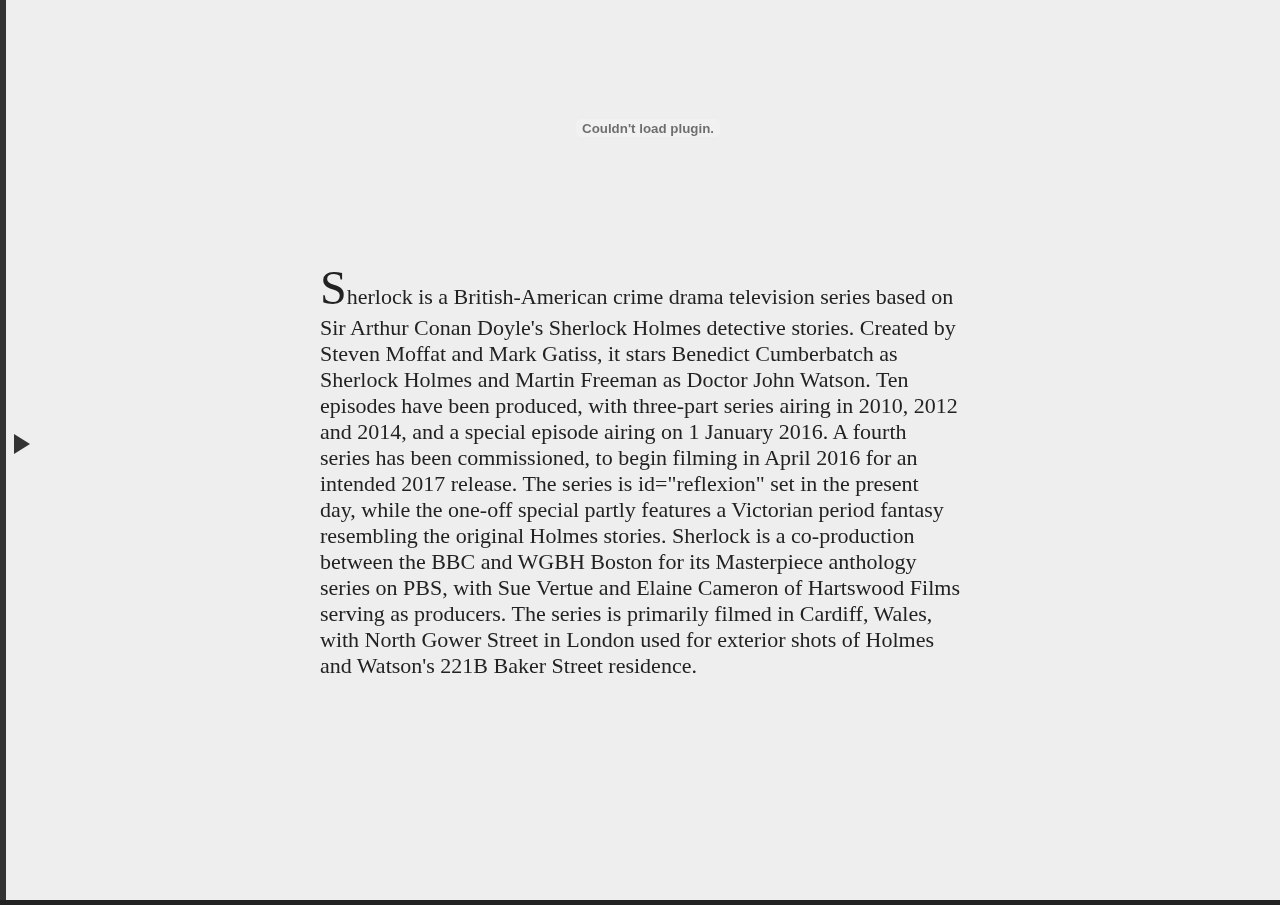
<file: index.html>
<!doctype html>
<html lang="en">
<head>
    <meta charset="utf-8">
    <title>夏洛克</title>
    <link rel="stylesheet" href="css/cusNav.css">
    <style>
        .dynamicBackground {
            position: absolute;
            left: 0px;
            top: 0px;
            z-index: 1;
        }

        .headline {
            position: absolute;
            z-index: 2;
        }

        .subTitle {
            animation: mymove 3s infinite;
            animation-direction: alternate;
            position: absolute;
            z-index: 2;
            width: 50%;
            top: 260px;
            font-size: 22px;
        }

        @keyframes mymove {
            from {
                text-shadow: 2px 3px 2px #ccc;
                color: white;
                opacity: 1.0
            }
            to {
                text-shadow: -1px 6px 3px #000;
                color: black;
                opacity: 0.4
            }
        }

    </style>
</head>
<body>
<!-- 导航代码部分begin -->
<div class="meny">
    <h2>More Experiments</h2>
    <ul>
        <li><a href="#">Avgrund</a></li>
        <li><a href="#">Radar</a></li>
        <li><a href="#">forkit.js</a></li>
        <li><a href="#">stroll.js</a></li>
        <li><a href="#">zoom.js</a></li>
        <li><a href="#">reveal.js</a></li>
        <li><a href="#">Sinuous for iOS</a></li>
        <li><a href="#">DOM Tree</a></li>
        <li><a href="#">Holobox</a></li>
        <li><a href="#">404</a></li>
    </ul>
</div>
<div class="meny-arrow"></div>
<div class="contents">
    <!--动画标题-->
    <iframe src="1_SparkR.htm" width="320px" height="240px" scrolling="no" frameborder="no" allowTransparency="true"
            class="headline"></iframe>

    <!--动态背景-->
    <iframe src="dynamicBackground.html" width="100%" height="100%" scrolling="no" frameborder="no"
            class="dynamicBackground"></iframe>

    <!--副标题-->
    <div class="subTitle">
        <font size="30" face="Old London">S</font><font face="Giddyup Std">herlock is a British-American crime drama
        television series based on Sir Arthur Conan Doyle's Sherlock Holmes
        detective stories. Created by Steven Moffat and Mark Gatiss, it stars Benedict Cumberbatch as Sherlock Holmes
        and
        Martin Freeman as Doctor John Watson. Ten episodes have been produced, with three-part series airing in 2010,
        2012
        and 2014, and a special episode airing on 1 January 2016. A fourth series has been commissioned, to begin
        filming in
        April 2016 for an intended 2017 release. The series is id="reflexion" set in the present day, while the one-off special partly
        features a Victorian period fantasy resembling the original Holmes stories. Sherlock is a co-production between
        the
        BBC and WGBH Boston for its Masterpiece anthology series on PBS, with Sue Vertue and Elaine Cameron of Hartswood
        Films serving as producers. The series is primarily filmed in Cardiff, Wales, with North Gower Street in London
        used
        for exterior shots of Holmes and Watson's 221B Baker Street residence.
    </font>
    </div>


    <!--加载相册-->
    <!--<iframe src="album.html" width="100%" height="100%" scrolling="no" frameborder="no"></iframe>-->


</div>
<!--导航代码结束-->

<script src="js/jquery-1.11.3.min.js"></script>

<!--导航js部分开始-->
<script src="js/meny.js"></script>
<script>
    var meny = Meny.create({
        // The element that will be animated in from off screen
        menuElement: document.querySelector('.meny'),

        // The contents that gets pushed aside while Meny is active
        contentsElement: document.querySelector('.contents'),

        // [optional] The alignment of the menu (top/right/bottom/left)
        position: Meny.getQuery().p || 'left',

        // [optional] The height of the menu (when using top/bottom position)
        height: 200,

        // [optional] The width of the menu (when using left/right position)
        width: 260,

        // [optional] Distance from mouse (in pixels) when menu should open
        threshold: 40,

        // [optional] Use mouse movement to automatically open/close
        mouse: true,

        // [optional] Use touch swipe events to open/close
        touch: true
    });

    if (Meny.getQuery().u && Meny.getQuery().u.match(/^http/gi)) {
        var contents = document.querySelector('.contents');
        contents.style.padding = '0px';
        contents.innerHTML = '<div class="cover"></div><iframe src="' + Meny.getQuery().u + '" style="width: 100%; height: 100%; border: 0; position: absolute;"></iframe>';
    }
</script>
<!-- 导航js部分结束 -->

<script>
    window.onresize = function () {
        putThisCenter('.headline');
        putThisCenter('.subTitle');
    }

    function putThisCenter(Element) {
        //    居中
        var pageTitlewidth = $(Element).width();
        var bodyWidth = $('body').width();
        $(Element).css('left', bodyWidth * 0.5 - pageTitlewidth / 2);
    }

    putThisCenter('.headline');
    putThisCenter('.subTitle');

</script>

</body>
</html>
</file>
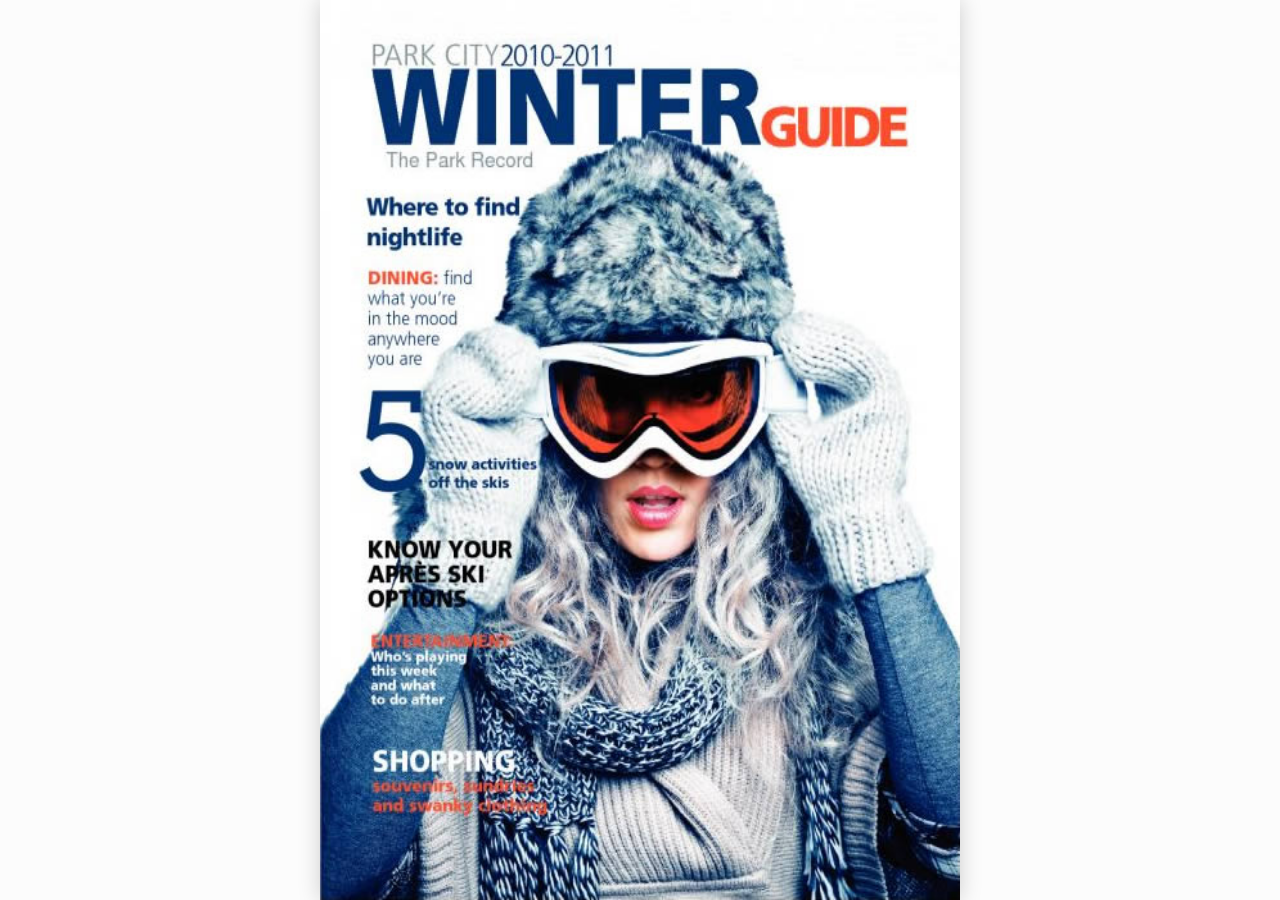
<file: drama.html>
<!doctype html>
<!--[if lt IE 7 ]> <html lang="en" class="ie6"> <![endif]-->
<!--[if IE 7 ]>    <html lang="en" class="ie7"> <![endif]-->
<!--[if IE 8 ]>    <html lang="en" class="ie8"> <![endif]-->
<!--[if IE 9 ]>    <html lang="en" class="ie9"> <![endif]-->
<!--[if !IE]><!--> <html lang="en"> <!--<![endif]-->
<head>
    <meta name="viewport" content="width = 1050, user-scalable = no" />
    <script type="text/javascript" src="js/jquery-1.11.3.min.js"></script>
    <script type="text/javascript" src="js/modernizr.2.5.3.min.js"></script>
</head>
<body>

<div class="flipbook-viewport">
    <div class="container">
        <div class="flipbook">
            <div style="background-image:url(images/pages/1.jpg)"></div>
            <div style="background-image:url(images/pages/2.jpg)"></div>
            <div style="background-image:url(images/pages/3.jpg)"></div>
            <div style="background-image:url(images/pages/4.jpg)"></div>
            <div style="background-image:url(images/pages/5.jpg)"></div>
            <div style="background-image:url(images/pages/6.jpg)"></div>
            <div style="background-image:url(images/pages/7.jpg)"></div>
            <div style="background-image:url(images/pages/8.jpg)"></div>
            <div style="background-image:url(images/pages/9.jpg)"></div>
            <div style="background-image:url(images/pages/10.jpg)"></div>
            <div style="background-image:url(images/pages/11.jpg)"></div>
            <div style="background-image:url(images/pages/12.jpg)"></div>
        </div>
    </div>
</div>


<script type="text/javascript">

    function loadApp() {

        // Create the flipbook

        var windowWidth = $(window).width();
        var windowHeight = $(window).height();
        $('.flipbook').turn({
            // Width

            width:windowWidth,

            // Height

            height:windowHeight,

            // Elevation

            elevation: 50,

            // Enable gradients

            gradients: true,

            // Auto center this flipbook

            autoCenter: true

        });
    }

    // Load the HTML4 version if there's not CSS transform

    yepnope({
        test : Modernizr.csstransforms,
        yep: ['js/turn.js'],
        nope: ['js/turn.html4.min.js'],
        both: ['css/basic.css'],
        complete: loadApp
    });

</script>

</body>
</html>
</file>
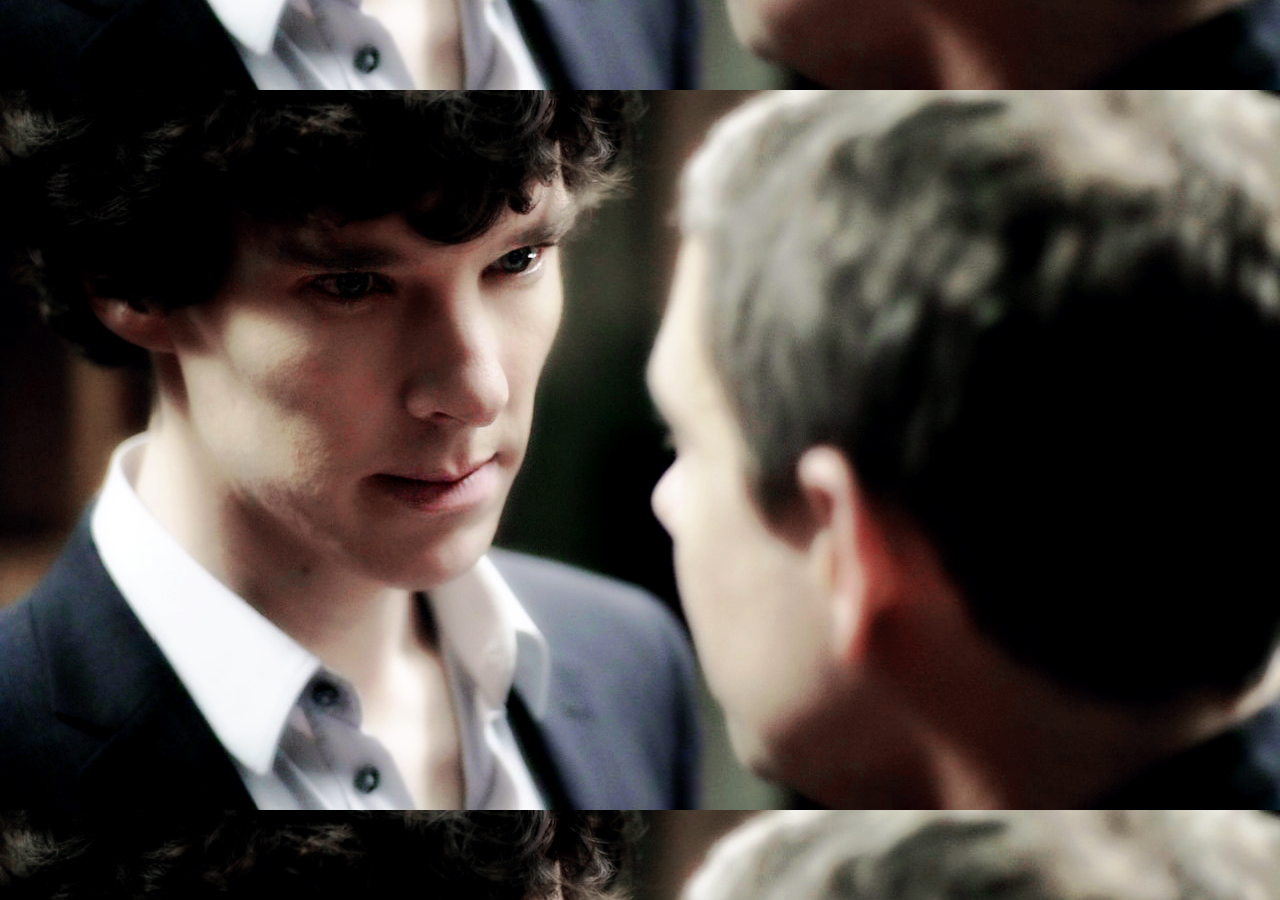
<file: dynamicBackground.html>
<!DOCTYPE html>
<html>
<head>
    <meta charset="utf-8"/>
    <title></title>
    <style id="css">
        * {
            margin: 0;
            padding: 0;
        }

        #picUl {
            list-style: none;
        }

        #picUl li {
            position: relative;
            -webkit-transform-style: preserve-3d;
            float: left;
        }

        li span {
            position: absolute;
        }

        li span:nth-child(3) {
            -webkit-transform-origin: bottom;
        }

        li span:nth-child(4) {
            -webkit-transform-origin: top;
        }

        #picUl .s1 {
            background: url(images/back1.jpg);
        }

        #picUl .s2 {
            background: url(images/back2.jpg);
        }

        #picUl .s3 {
            background: url(images/back3.jpg);
        }

        #picUl .s4 {
            background: url(images/back4.jpg);
        }
    </style>
</head>
<body>
<!-- 代码部分begin -->

    <ul id="picUl">
    </ul>

<script src="js/jquery-1.11.3.min.js"></script>
<script src="js/jquery.timers.js"></script>
<script>
    var windowHeight =$(window).height();
    var windowWidth =$(window).width();
    function play(x) {
        var imgWidth = windowWidth;
        var lWid = imgWidth / x;
        var uHtml = "", tCss = "", pCss = "", z = 0;
        for (var i = 0; i < x; i++) {
            if (i > x / 2) {
                z--
            } else {
                z++
            }
            ;
            uHtml += '<li><span class="s1"></span><span class="s2"></span><span class="s3"></span><span class="s4"></span><span class="s5"></span><span class="s6"></span></li>';
            tCss += 'li:nth-child(' + (i + 1) + '){-webkit-transition:1s ' + (i * 0.08) + 's all;z-index:' + z + ';}#picUl li:nth-child(' + (i + 1) + ') span{background-position:' + (-lWid * i) + 'px;}';
        }
        $("#css").append("#picUl li{width:" + lWid + "px;}li span{width:" + lWid + "px;}" + tCss);
        $("#picUl").append(uHtml);
    }
    ;

    play(25);
    var i = 0;
    $("#picUl").everyTime('4s', function () {
        var a = new Array(0, 1, 2, 3);
        i++;
        if (i > 3)i = 0;
        var b = -a[i] * 90 + 'deg'
        $("#picUl li").css("-webkit-transform", "translateZ(-360px) rotateX(" + b + ")")
    });

    $(window).resize(function(){
        windowHeight =$(window).height();
        windowWidth =$(window).width();
        resetStyle();
        window.location.reload();
    });

    function resetStyle(){
        $('.s1').css('background-size',windowWidth,windowHeight);
        $('.s2').css('background-size',windowWidth,windowHeight);
        $('.s3').css('background-size',windowWidth,windowHeight);
        $('.s4').css('background-size',windowWidth,windowHeight);
        $('#picUI').css('-webkit-perspective', windowWidth + 'px');
    $('#picUl li').css({'height':windowHeight + 'px','-webkit-transform':'translateZ(' + -(windowHeight/2) + 'px)'});
    $('li span').css({'height':windowHeight + 'px'});
    $('li span:nth-child(1)').css('-webkit-transform','translateZ(' + (windowHeight/2) + 'px)');
    $('li span:nth-child(2)').css('-webkit-transform','translateZ(' + -(windowHeight/2) + 'px) rotateX(180deg)');
    $('li span:nth-child(3)').css('-webkit-transform','translateZ(' + (windowHeight/2) + 'px) rotateX(90deg)');
    $('li span:nth-child(3)').css('top',-windowHeight + 'px');
    $('li span:nth-child(4)').css('-webkit-transform','translateZ(' + (windowHeight/2) + 'px) rotateX(-90deg)');
    $('li span:nth-child(4)').css('top', windowHeight + 'px');
    }

    resetStyle();
</script>
<!-- 代码部分end -->
</body>
</html>
</file>
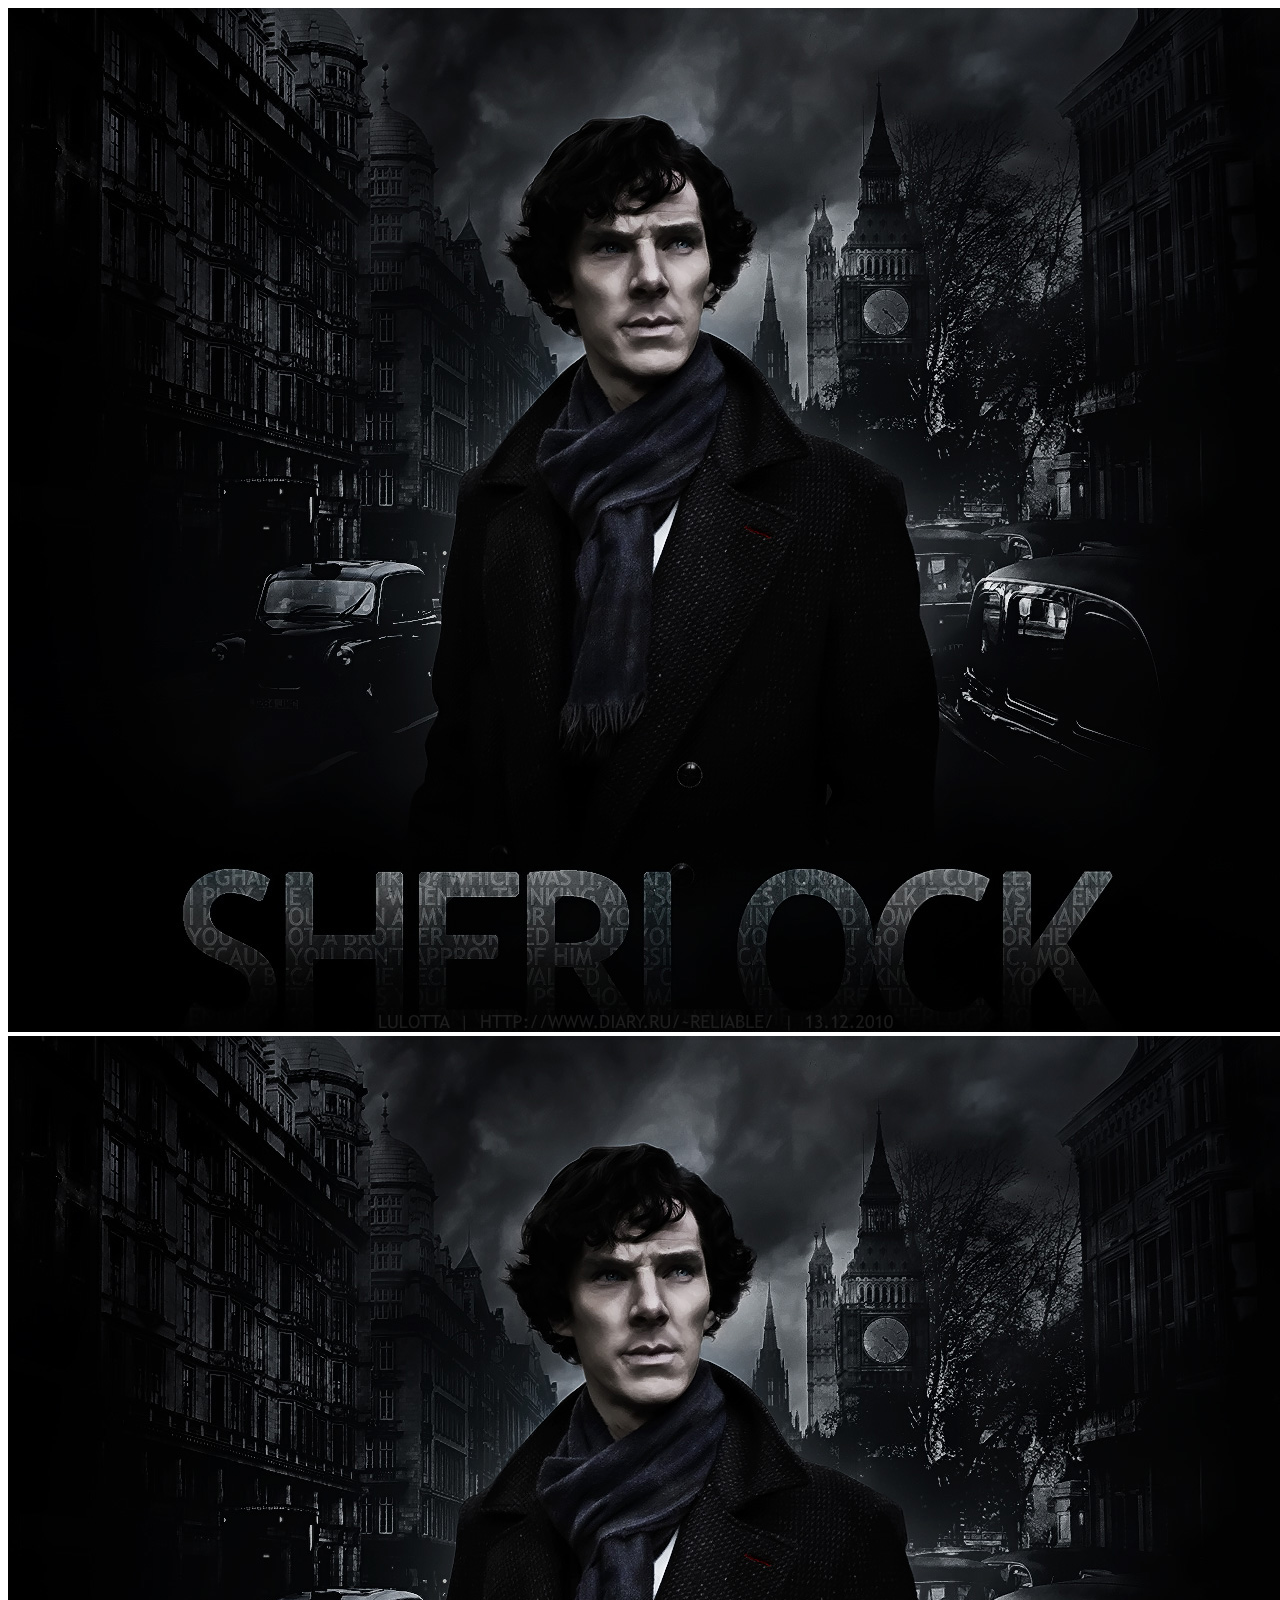
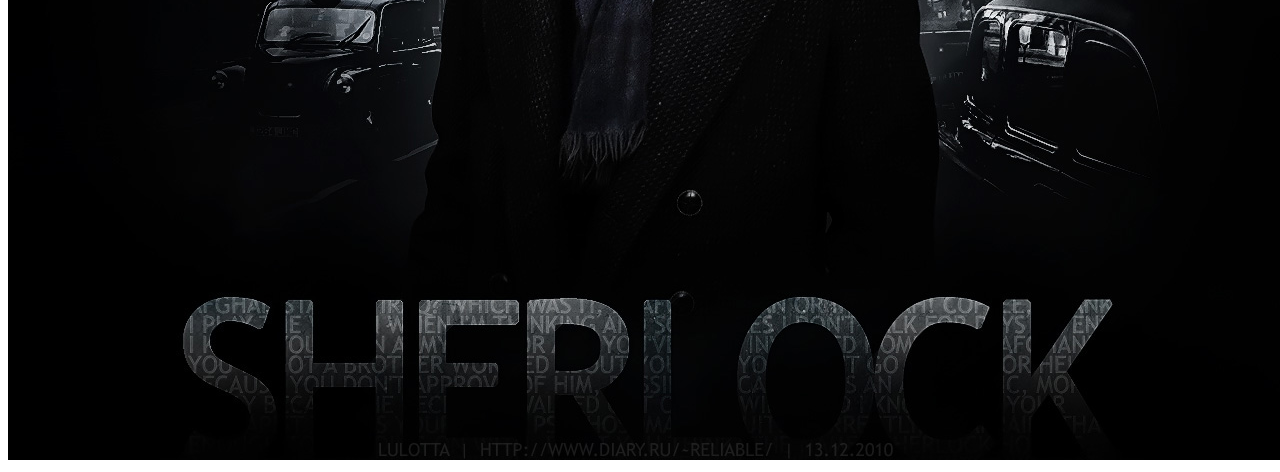
<file: html2.html>
<!DOCTYPE html>
<html lang="en">
<head>
    <meta charset="UTF-8">
    <title>Title</title>
    <style>

    </style>
</head>
<body>
<img src="images/back4.jpg" id="img1">

<div id="div1"></div>

<script src="js/jquery-1.11.3.min.js"></script>
<script>
    var img = new Image(); //创建一个Image对象，实现图片的预下载
    img.src = "images/back4.jpg";


    var canvas1  = $("<canvas width=" + img.width + " height=" + img.height + "></canvas>");

    alert(img.width)
    var ctx = canvas1[0].getContext("2d");
    img.onload = function () {
        ctx.drawImage(img, 0, 0,img.width,img.height);
    }

    $('#div1').append(canvas1);

</script>
</body>
</html>
</file>
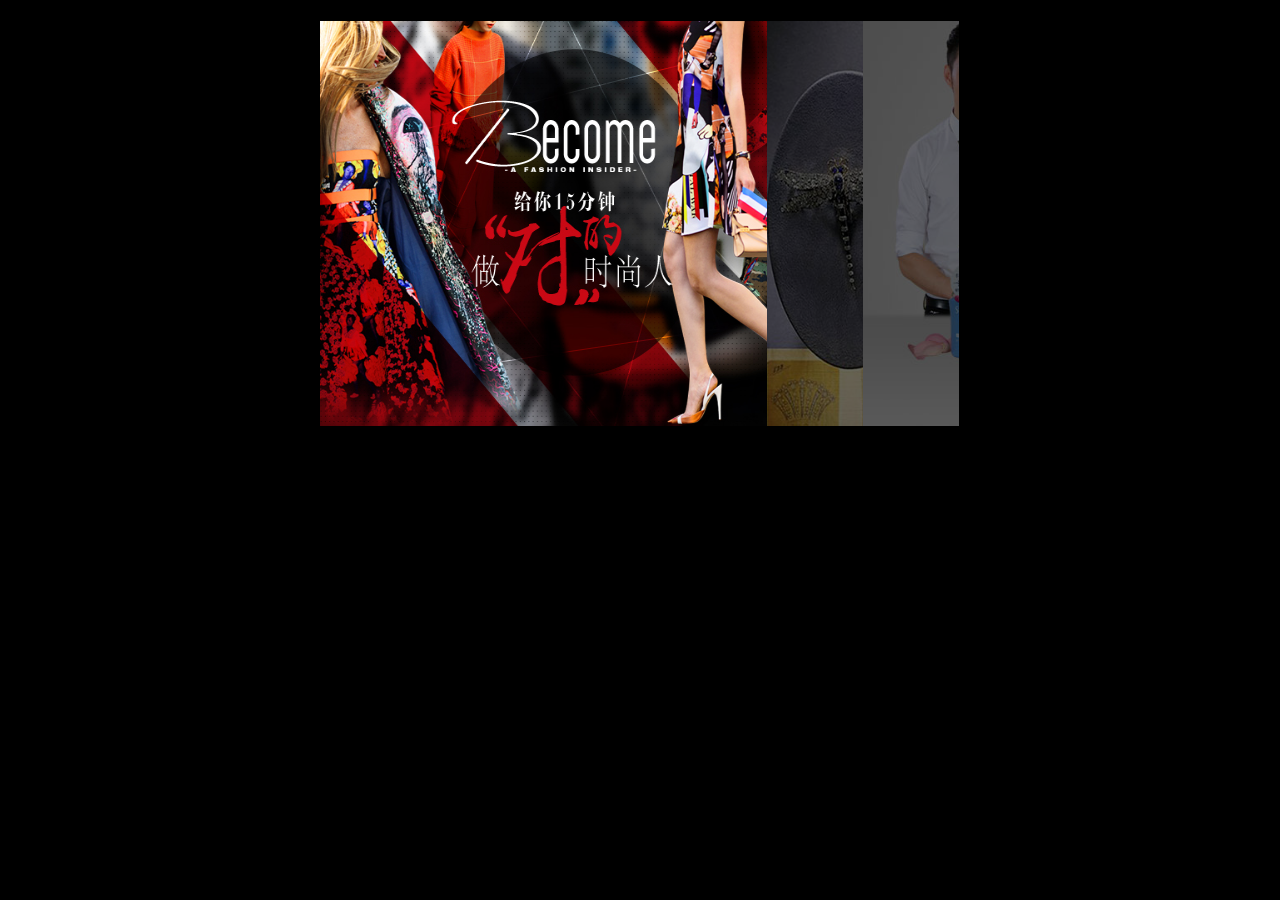
<file: test.html>
<!DOCTYPE html PUBLIC "-//W3C//DTD XHTML 1.0 Transitional//EN" "http://www.w3.org/TR/xhtml1/DTD/xhtml1-transitional.dtd">
<html xmlns="http://www.w3.org/1999/xhtml">
<head>
    <meta http-equiv="Content-Type" content="text/html; charset=utf-8" />
    <title>jQuery图文tab手风琴切换焦点图特效</title>
    <link href="css/bottom.css" type="text/css"  rel="stylesheet" />
</head>
<body style="background-color: #000">

 代码部分begin
<div class="container">
    <ul>
        <li class="first">
            <div class="imgTop"><img src="images/ruili/ruili_img1.jpg" height="405" class="tm" id="img1"/></div>
        </li>
        <li>
            <div class="imgTop"><img src="images/ruili/ruili_img2.jpg" height="405" id="img2"/></div>
        </li>
        <li>
            <div class="imgTop"><img src="images/ruili/ruili_img3.jpg" height="405" id="img3"/></div>
        </li>
    </ul>
</div>




<script src="js/jquery-1.11.3.min.js"></script>
<script>
    //手风琴代码
    var divWidth = $('.container').width();
    $(function(){
        var index=0;
        $(".container ul li").mouseover(function(){
            index=$(this).index();
            $(this).animate({width:divWidth * 0.7},500);
            $(this).siblings('li').animate({width:divWidth * 0.145},500);
            $(".imgTop img").eq(index).addClass("tm").siblings(".imgTop img").removeClass("tm");
        });
    });
    $('.container img').attr('width',divWidth * 0.7);
    $('.first').animate({width:divWidth * 0.699},500);

    function animation(element1,element2){
        $(this).animate({width:divWidth * 0.7},500);
        $(this).siblings(element2).animate({width:divWidth * 0.145},500);
    }


    //倒影代码
    function createReflexion (img) {
        var flx = null;
        if (document.createElement("canvas").getContext) {
            flx = document.createElement("canvas");
            flx.width = img.width;
            flx.height = img.height;
            var context = flx.getContext("2d");
            context.translate(0, img.height);
            context.scale(1, -1);
//            context.drawImage(img, 0, 0,,10);
            alert('ss')
            context.globalCompositeOperation = "destination-out";
            var gradient = context.createLinearGradient(0, 0, 0, img.height() * 2);
            gradient.addColorStop(1, "rgba(255, 255, 255, 0)");
            gradient.addColorStop(0, "rgba(255, 255, 255, 1)");
            context.fillStyle = gradient;
            context.fillRect(0, 0, img.width, img.height * 2);
        } else {
            /* ---- DXImageTransform ---- */
            flx     = document.createElement('img');
            flx.src = img.src;
            flx.style.filter = 'flipv progid:DXImageTransform.Microsoft.Alpha(' +
                    'opacity=50, style=1, finishOpacity=0, startx=0, starty=0, finishx=0, finishy=' +
                    (img.height * .25) + ')';
        }
        /* ---- insert Reflexion ---- */
        flx.style.position = 'absolute';
        $('.container').append(flx);
    }
    createReflexion($('#img1'));
    createReflexion($('#img2'));
    createReflexion($('#img3'));
</script>



<!-- 代码部分end -->

</body>
</html>
</file>
<file: css/cusNav.css>
* {
  margin: 0;
  padding: 0;
}
html,
body {
  height: 100%;
  overflow: hidden;
}
body {
  background-color: #222;
  background-image: url([data-uri]);
  background-repeat: repeat;
  font-family: 'Lato', Helvetica, sans-serif;
  font-size: 16px;
  color: #222;
}
h1,
h2 {
  font-size: 24px;
}
.meny {
  display: none;
  padding: 20px;
  overflow: auto;
  background: #333;
  color: #eee;
  -webkit-box-sizing: border-box;
  -moz-box-sizing: border-box;
  box-sizing: border-box;
}
.meny ul {
  margin-top: 10px;
}
.meny ul li {
  display: inline-block;
  width: 200px;
  list-style: none;
  font-size: 20px;
  padding: 3px 10px;
}
.meny ul li:before {
  content: '-';
  margin-right: 5px;
  color: rgba(255, 255, 255, 0.2);
}
/**
 * Hint graphic that appears while menu is inactive
 */
.meny-arrow {
  position: absolute;
  z-index: 10;
  border: 10px solid transparent;
  -webkit-transition: opacity 0.4s ease 0.4s;
  -moz-transition: opacity 0.4s ease 0.4s;
  -ms-transition: opacity 0.4s ease 0.4s;
  -o-transition: opacity 0.4s ease 0.4s;
  transition: opacity 0.4s ease 0.4s;
}
.meny-left .meny-arrow {
  left: 14px;
  top: 50%;
  margin-top: -16px;
  border-left: 16px solid #333;
}
.meny-right .meny-arrow {
  right: 14px;
  top: 50%;
  margin-top: -16px;
  border-right: 16px solid #333;
}
.meny-top .meny-arrow {
  left: 50%;
  top: 14px;
  margin-left: -16px;
  border-top: 16px solid #333;
}
.meny-bottom .meny-arrow {
  left: 50%;
  bottom: 14px;
  margin-left: -16px;
  /*border-bottom: 16px solid #333;*/
}
.meny-active .meny-arrow {
  opacity: 0;
  -webkit-transition: opacity 0.2s ease;
  -moz-transition: opacity 0.2s ease;
  -ms-transition: opacity 0.2s ease;
  -o-transition: opacity 0.2s ease;
  transition: opacity 0.2s ease;
}
/**
 * Main contents area
 */
.contents {
  background: #eee;
  width: 100%;
  height: 100%;
  overflow-y: auto;
  -webkit-overflow-scrolling: touch;
  -webkit-transform-style: preserve-3d;
  -webkit-box-sizing: border-box;
  -moz-box-sizing: border-box;
  box-sizing: border-box;
  z-index: 0;
}
</file>
<file: css/bottom.css>
@charset "utf-8";
* {
    margin: 0px;
    padding: 0px;
    text-decoration: none;
    list-style-type: none;
}

img {
    border: 0px;
}

.container {
    width: 50%;
    height: 450px;
    margin: 0px auto;
    margin-bottom: 20px;
    position: relative;
}

.container ul li {
    width: 15%;
    height: 405px;
    position: relative;
    overflow: hidden;
    float: left;
}

.container ul li .imgTop img {
    opacity: 0.4;
}

.container ul li .imgTop img.tm {
    opacity: 1;
}
</file>
